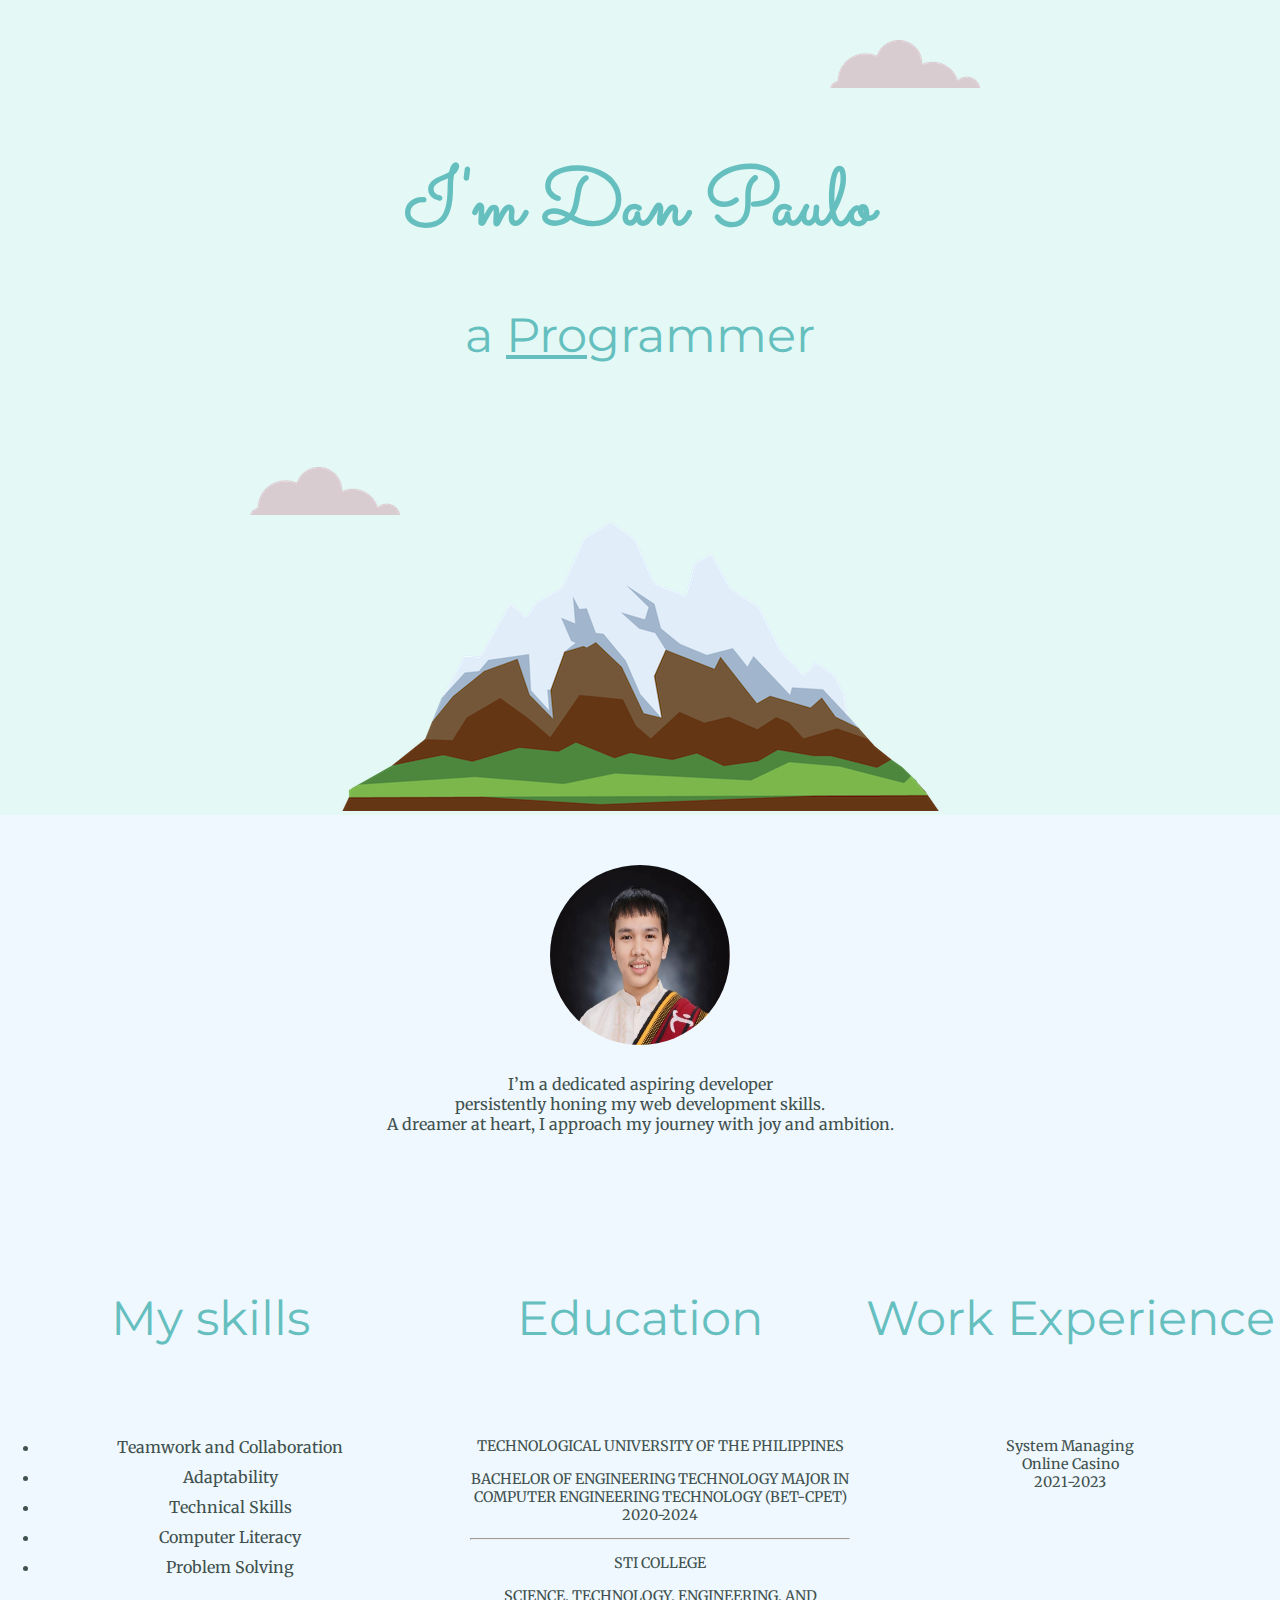
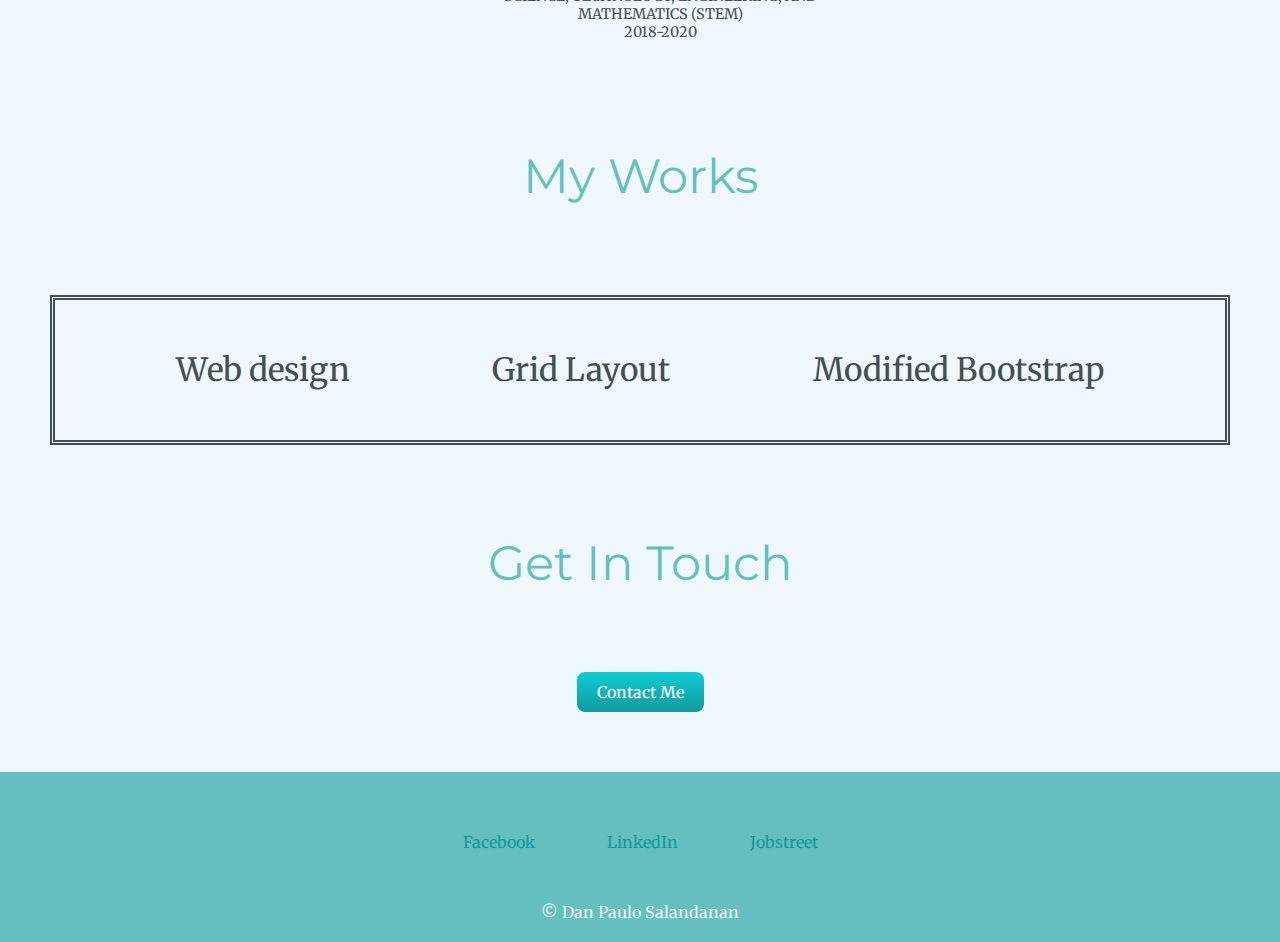
<file: index.html>
<!DOCTYPE html>
<html lang="en">
<head>
    <meta charset="UTF-8">
    <meta name="viewport" content="width=device-width, initial-scale=1.0">
    <link rel="stylesheet" href="style.css">
    <link rel="preconnect" href="https://fonts.googleapis.com">
    <link rel="preconnect" href="https://fonts.gstatic.com" crossorigin>
    
<link href="https://fonts.googleapis.com/css2?family=Libre+Baskerville:ital,wght@0,400;0,700;1,400&family=Merriweather:ital,wght@0,300;0,400;0,700;0,900;1,300;1,400;1,700;1,900&family=Montserrat:ital,wght@0,100..900;1,100..900&family=Playwrite+BE+VLG:wght@100..400&family=Sacramento&display=swap" rel="stylesheet">

    <title>Capstone</title>
    
</head>
<body>
  <div class="top-container">
    <img class="right-cloud" src="./image/cloud.png" alt="cloud">
    <div class="title-text">
        <h1>I'm Dan Paulo </h1>
        <h2>a <span>Pro</span>grammer</h2>
     <div>
        <img class="left-cloud" src="./image/cloud.png" alt="">
    <div>
        <img class="mountain" src="./image/mountain.png" alt="mountain">
    </div>
     </div>   
    </div>
  </div>
  <div class="px-4 py-5 my-5 text-center">
    <img class="profile-img mt-5" src="./image/profile.jpg" alt="" >
    <div class="col-lg-6 mx-auto">
      <p class="intro">I’m a dedicated aspiring developer <br> persistently honing my web development skills. <br> A dreamer at heart, I approach my journey with joy and ambition.</p>
    </div>
  </div>
  <div class="third-container">
    <div class="first">
        <h2>My skills</h2>
        <ul class="skills">
            <li>Teamwork and Collaboration</li>
            <li>Adaptability</li>
            <li>Technical Skills</li>
            <li>Computer Literacy</li>
            <li>Problem Solving 
            </li>
        </ul>
        </div>
        <div class="second">
            <h2>Education</h2>
           <ul>
            <li ><h3 class="level">TECHNOLOGICAL UNIVERSITY OF THE PHILIPPINES <p>BACHELOR OF ENGINEERING TECHNOLOGY MAJOR IN COMPUTER ENGINEERING TECHNOLOGY (BET-CPET) <br> 2020-2024</p></h3></li>
            <hr>
            <li ><h3 class="level">STI COLLEGE <p>SCIENCE, TECHNOLOGY, ENGINEERING, AND MATHEMATICS (STEM) <br>2018-2020</p></h3></li>
        </div>
        <div class="third">
            <h2>Work Experience</h2>
            <h3 class="level">System Managing <br> Online Casino <br> 2021-2023</h3>
        </div>
    </div>
  <div class="fourth-container">
    <h2>My Works</h2>
    <div class="links-container">
      <div>
        <a class="myLink" href="./public/8.4 Web Design Agency Project/">Web design</a>
      </div>
      <div>
        <a class="myLink" href="./public/10.3 Mondrian Project/">Grid Layout</a>
      </div>
      <div>
        <a class="myLink" href="./public/11.3 TinDog Project/">Modified Bootstrap</a>
      </div>
    </div>
  </div>
  <div class="last-container">
    <div>
      <h2>Get In Touch</h2>
    </div>
    <div class="contact">
      <a class="email" href="mailto:danpaulo2001salandanan@gmail.com">Contact Me</a>
    </div>
  </div>
  <div class="bottom-container">
      <a class="footer-link" href="https://www.facebook.com/bugoy.koykoy.7549/">Facebook</a>
      <a class="footer-link" href="https://www.linkedin.com/in/danpaulo-salandanan-764a83194/">LinkedIn</a>
      <a class="footer-link" href="https://www.jobstreet.com.ph/profile/me">Jobstreet</a>
    </div>
    <footer>© Dan Paulo Salandanan</footer>
</body>
</html>
</file>
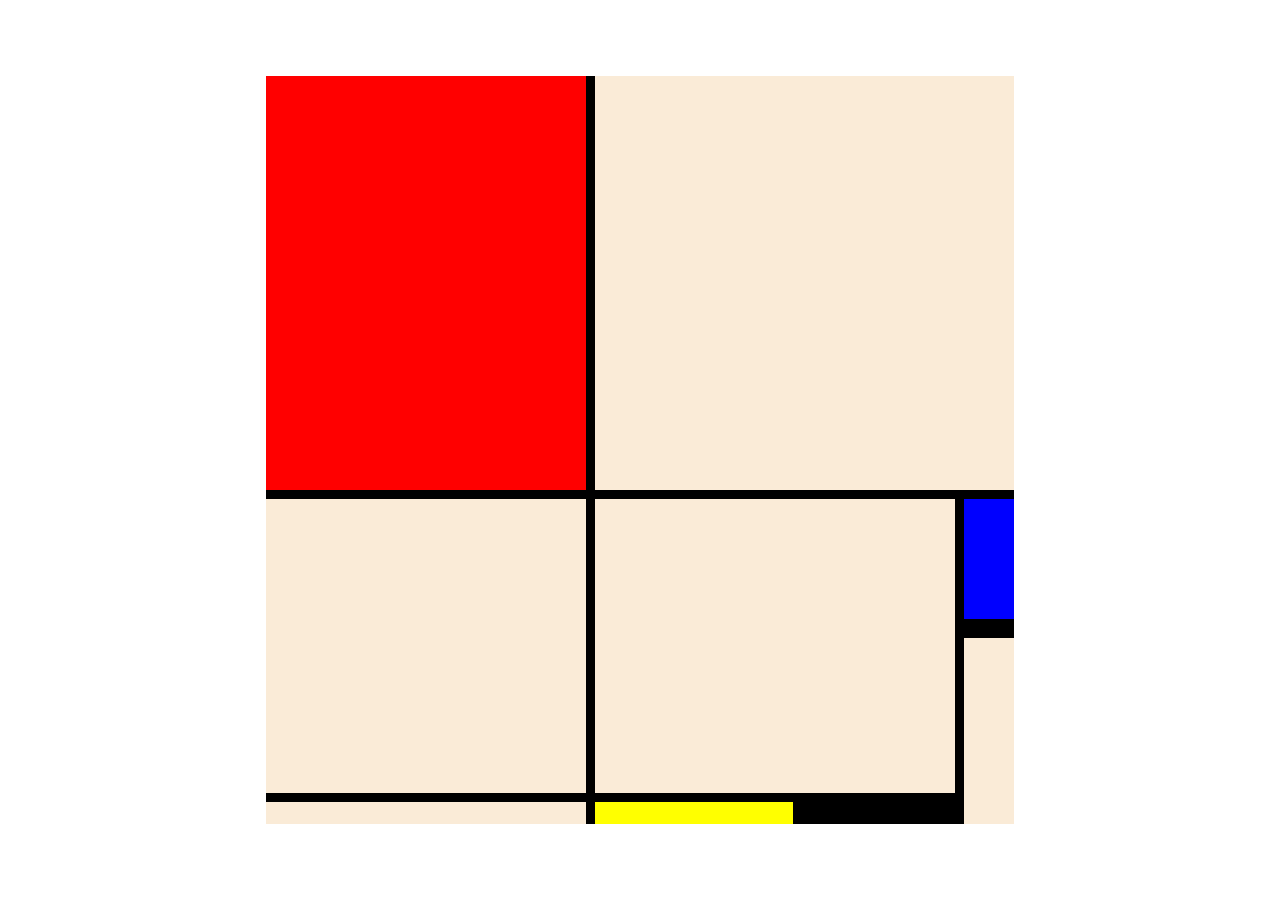
<file: public/10.3 Mondrian Project/index.html>
<!DOCTYPE html>
<html lang="en">

<head>
  <meta charset="UTF-8">
  <meta name="viewport" content="width=device-width, initial-scale=1.0">
  <title>Mondrian Project</title>
  <style>
   body{
    display: flex;
    justify-content: center;
    align-items: center;
    height: 100vh;
    padding: 0;
    margin: 0;
   }
   .container{
    display: grid;
    gap: 9px;
    background-color: black;
    grid-template-columns: 320px 198px 153px 50px;
    grid-template-rows: 414px 130px 155px 22px;
   }
   .item{
    background-color: antiquewhite;
   }
   .red{
    background-color: red;
   }
   .white1{
    grid-column: span 3;
   }
   .white2{
    grid-row: span 2;
   }
   .white3{
    grid-area:2/2/4/4
   }
   .blue{
    background-color: blue;
    border-bottom: 10px solid black;
   }
   .white4{
    grid-row:span 2;
   }
   .yellow{
    background-color: yellow;
   }
   .black{
    background-color: rgba(98, 185, 47, 0);
   }
  </style>
</head>

<body>
  <!-- Write your HTML here -->
   <div class="container">
    <div class="item red"></div>
    <div class="item white1"></div>
    <div class="item white2"></div>
    <div class="item white3"></div>

    <div class="item blue"></div>
    <div class="item white4"></div>

    <div class="item"></div>
    <div class=" item yellow"></div>
    <div class=" item black"></div>
   </div>
</body>

</html>
</file>
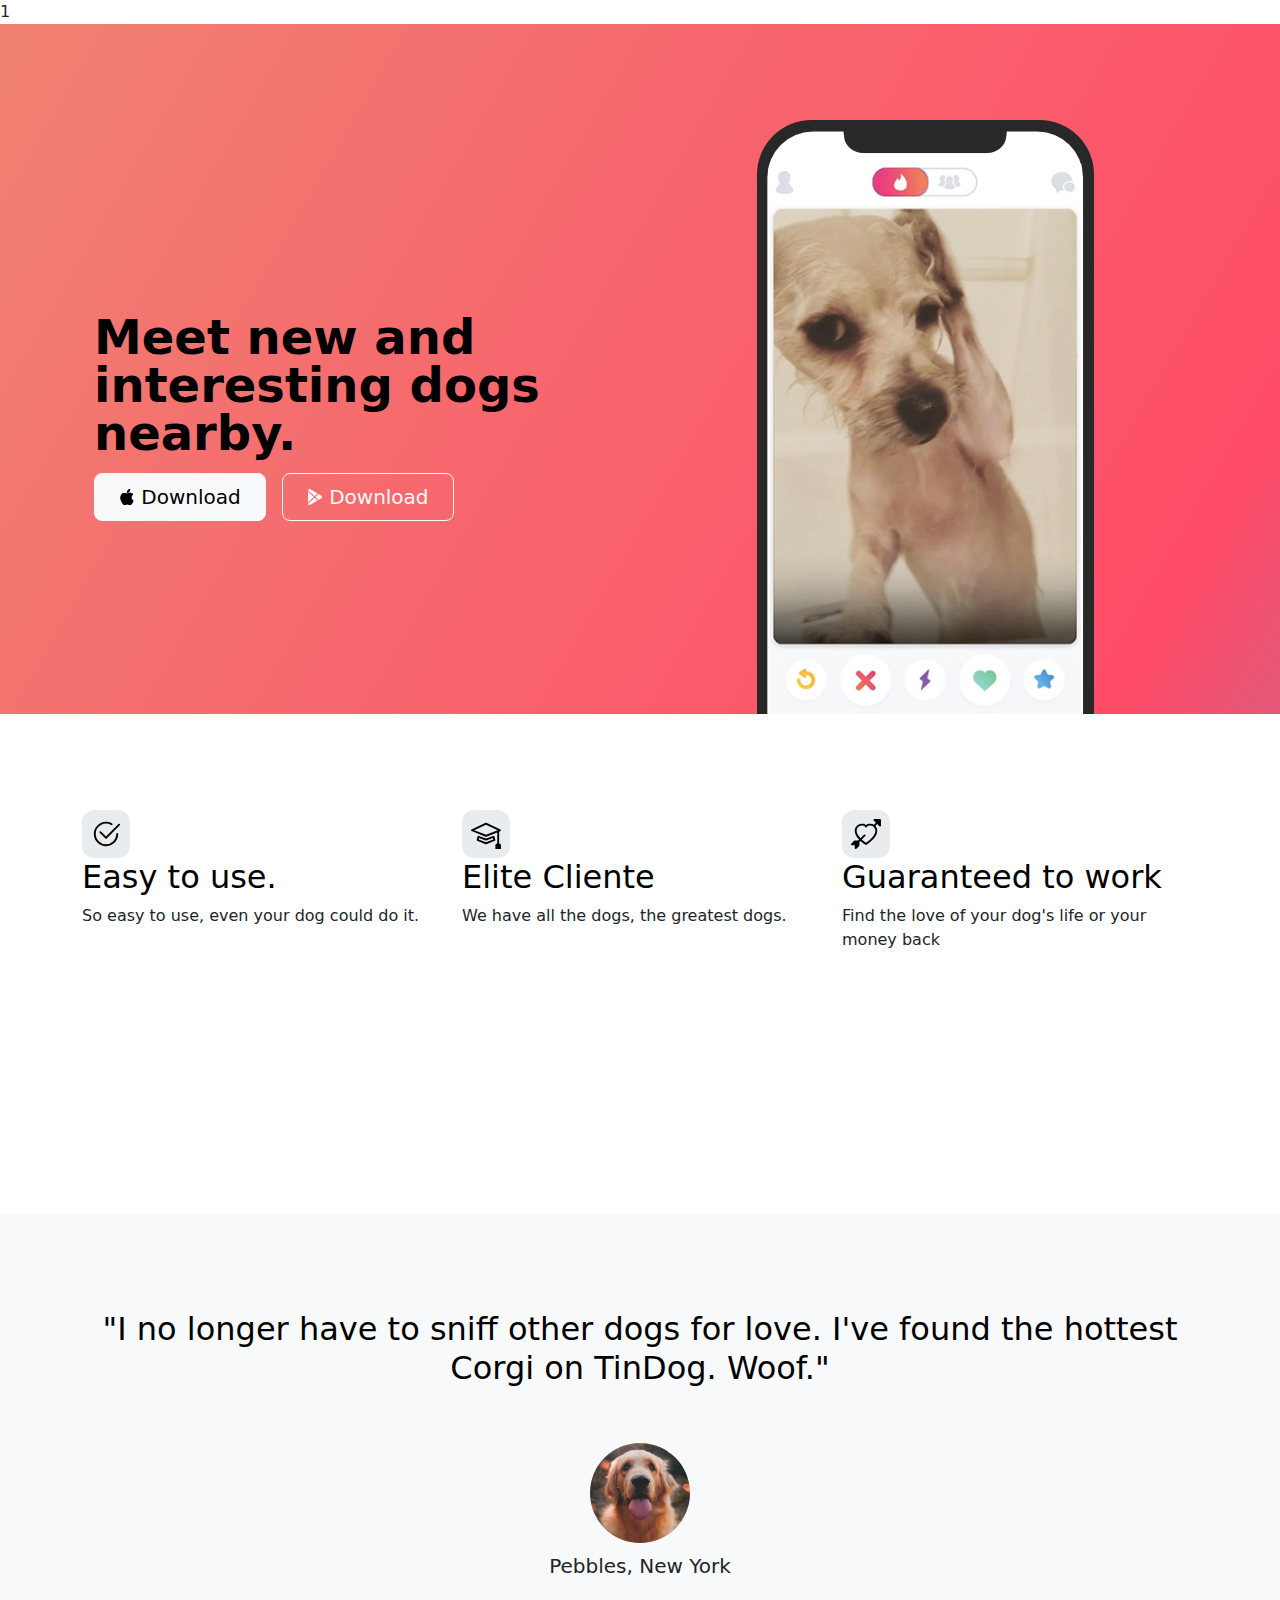
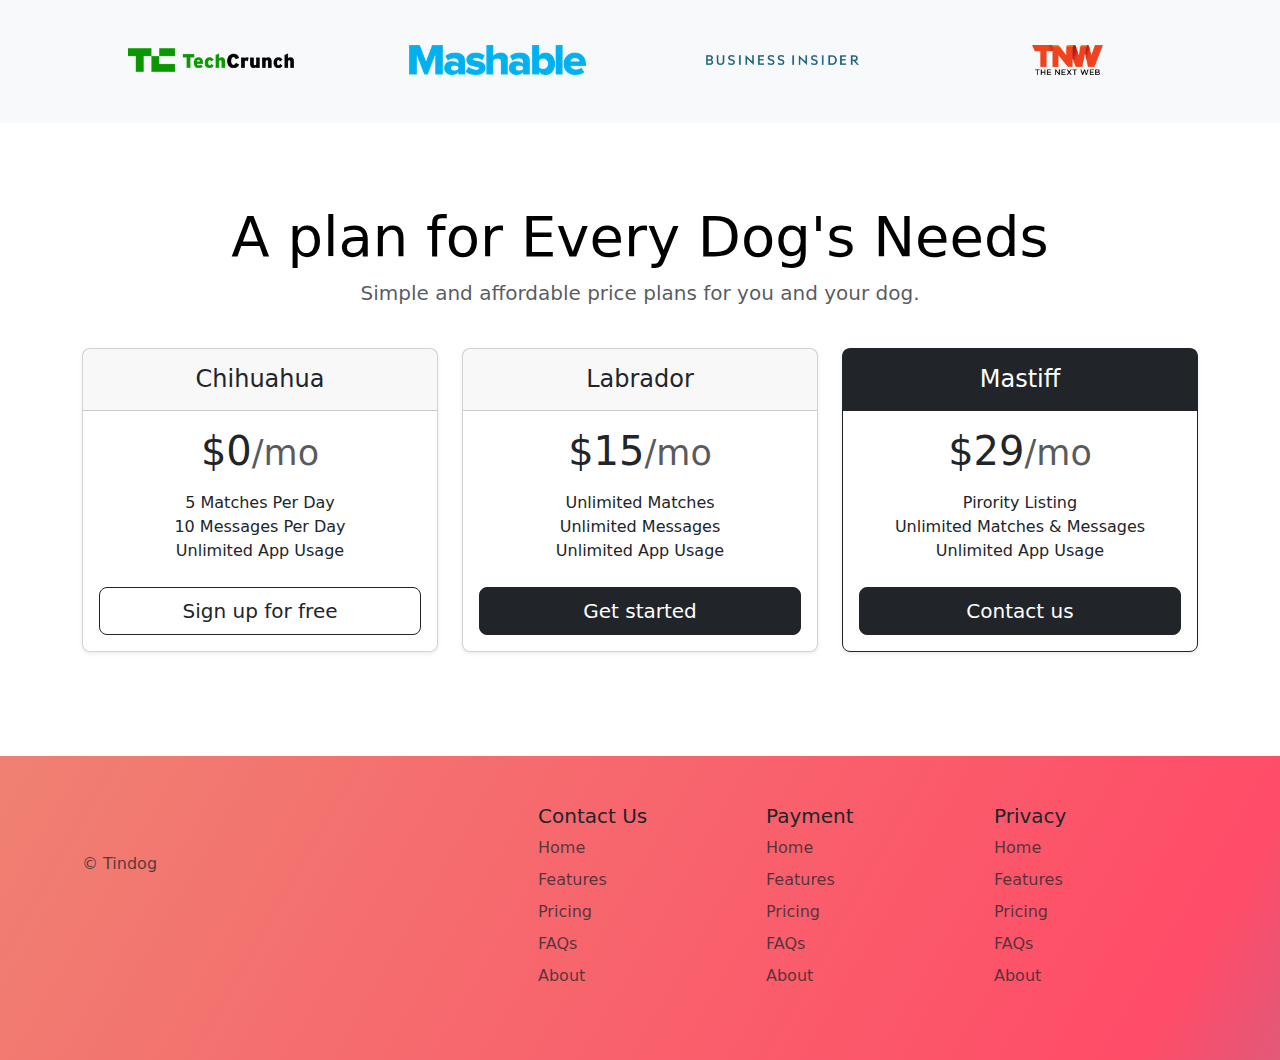
<file: public/11.3 TinDog Project/index.html>
<!DOCTYPE html>
<html lang="en">

<head>
  <meta charset="UTF-8">
  <meta name="viewport" content="width=device-width, initial-scale=1.0">
  <link href="https://cdn.jsdelivr.net/npm/bootstrap@5.3.3/dist/css/bootstrap.min.css" rel="stylesheet" integrity="sha384-QWTKZyjpPEjISv5WaRU9OFeRpok6YctnYmDr5pNlyT2bRjXh0JMhjY6hW+ALEwIH" crossorigin="anonymous">
  <link rel="stylesheet" href="./css/style.css" />
  <title>TinDog</title>

</head>

1<body>

  <!-- Title -->
  <section id="title" class="gradient-background">
    <div class="container col-xxl-8 px-4 pt-5">
      <div class="row flex-lg-row-reverse align-items-center g-5 pt-5">
        <div class="col-10 col-sm-8 col-lg-6">
          <img src="./images/iphone.png"  class="d-block mx-lg-auto img-fluid" alt="Bootstrap Themes"  height="200" loading="lazy">
        </div>
        <div class="col-lg-6">
          <h1 class="display-5 fw-bold text-body-emphasis lh-1 mb-3" >Meet new and<br>interesting dogs<br>nearby.</h1>
         
          <div class="d-grid gap-2 d-md-flex justify-content-md-start">
            <button type="button" class="btn btn-light btn-lg px-4 me-md-2"><svg xmlns="http://www.w3.org/2000/svg" width="16" height="16" fill="currentColor" class="bi bi-apple mb-1" viewBox="0 0 16 16">
              <path d="M11.182.008C11.148-.03 9.923.023 8.857 1.18c-1.066 1.156-.902 2.482-.878 2.516.024.034 1.52.087 2.475-1.258.955-1.345.762-2.391.728-2.43Zm3.314 11.733c-.048-.096-2.325-1.234-2.113-3.422.212-2.189 1.675-2.789 1.698-2.854.023-.065-.597-.79-1.254-1.157a3.692 3.692 0 0 0-1.563-.434c-.108-.003-.483-.095-1.254.116-.508.139-1.653.589-1.968.607-.316.018-1.256-.522-2.267-.665-.647-.125-1.333.131-1.824.328-.49.196-1.422.754-2.074 2.237-.652 1.482-.311 3.83-.067 4.56.244.729.625 1.924 1.273 2.796.576.984 1.34 1.667 1.659 1.899.319.232 1.219.386 1.843.067.502-.308 1.408-.485 1.766-.472.357.013 1.061.154 1.782.539.571.197 1.111.115 1.652-.105.541-.221 1.324-1.059 2.238-2.758.347-.79.505-1.217.473-1.282Z"></path>
              <path d="M11.182.008C11.148-.03 9.923.023 8.857 1.18c-1.066 1.156-.902 2.482-.878 2.516.024.034 1.52.087 2.475-1.258.955-1.345.762-2.391.728-2.43Zm3.314 11.733c-.048-.096-2.325-1.234-2.113-3.422.212-2.189 1.675-2.789 1.698-2.854.023-.065-.597-.79-1.254-1.157a3.692 3.692 0 0 0-1.563-.434c-.108-.003-.483-.095-1.254.116-.508.139-1.653.589-1.968.607-.316.018-1.256-.522-2.267-.665-.647-.125-1.333.131-1.824.328-.49.196-1.422.754-2.074 2.237-.652 1.482-.311 3.83-.067 4.56.244.729.625 1.924 1.273 2.796.576.984 1.34 1.667 1.659 1.899.319.232 1.219.386 1.843.067.502-.308 1.408-.485 1.766-.472.357.013 1.061.154 1.782.539.571.197 1.111.115 1.652-.105.541-.221 1.324-1.059 2.238-2.758.347-.79.505-1.217.473-1.282Z"></path>
            </svg> Download</button>
            <button type="button" class="btn btn-outline-light btn-lg px-4"><svg xmlns="http://www.w3.org/2000/svg" width="16" height="16" fill="currentColor" class="bi bi-google-play mb-1" viewBox="0 0 16 16">
              <path d="M14.222 9.374c1.037-.61 1.037-2.137 0-2.748L11.528 5.04 8.32 8l3.207 2.96 2.694-1.586Zm-3.595 2.116L7.583 8.68 1.03 14.73c.201 1.029 1.36 1.61 2.303 1.055l7.294-4.295ZM1 13.396V2.603L6.846 8 1 13.396ZM1.03 1.27l6.553 6.05 3.044-2.81L3.333.215C2.39-.341 1.231.24 1.03 1.27Z"></path>
            </svg> Download</button>
          </div>
        </div>
      </div>
    </div>
  </section>
  <!-- Features -->
  <section id="features">
    <div class="container mt-5">
      <div class="row g-4 py-5 row-cols-1 row-cols-lg-3">
        <div class="feature col">
          <div class="icon-square text-body-emphasis bg-body-secondary d-inline-flex align-items-center justify-content-center fs-4 flex-shrink-0 me-3">
            <svg xmlns="http://www.w3.org/2000/svg"  height="30" fill="currentColor" class="bi bi-check2-circle" viewBox="0 0 16 16">
              <path d="M2.5 8a5.5 5.5 0 0 1 8.25-4.764.5.5 0 0 0 .5-.866A6.5 6.5 0 1 0 14.5 8a.5.5 0 0 0-1 0 5.5 5.5 0 1 1-11 0"/>
              <path d="M15.354 3.354a.5.5 0 0 0-.708-.708L8 9.293 5.354 6.646a.5.5 0 1 0-.708.708l3 3a.5.5 0 0 0 .708 0z"/>
            </svg>
          </div>
          <h3 class="fs-2 text-body-emphasis">Easy to use.</h3>
          <p>So easy to use, even your dog could do it.</p>
            <svg class="bi"><use xlink:href="#chevron-right"></use></svg>
          </a>
        </div>
        <div class="feature col">
          <div class="icon-square text-body-emphasis bg-body-secondary d-inline-flex align-items-center justify-content-center fs-4 flex-shrink-0 me-3">
            <svg xmlns="http://www.w3.org/2000/svg" height="30" fill="currentColor" class="bi bi-mortarboard" viewBox="0 0 16 16">
              <path d="M8.211 2.047a.5.5 0 0 0-.422 0l-7.5 3.5a.5.5 0 0 0 .025.917l7.5 3a.5.5 0 0 0 .372 0L14 7.14V13a1 1 0 0 0-1 1v2h3v-2a1 1 0 0 0-1-1V6.739l.686-.275a.5.5 0 0 0 .025-.917zM8 8.46 1.758 5.965 8 3.052l6.242 2.913z"/>
              <path d="M4.176 9.032a.5.5 0 0 0-.656.327l-.5 1.7a.5.5 0 0 0 .294.605l4.5 1.8a.5.5 0 0 0 .372 0l4.5-1.8a.5.5 0 0 0 .294-.605l-.5-1.7a.5.5 0 0 0-.656-.327L8 10.466zm-.068 1.873.22-.748 3.496 1.311a.5.5 0 0 0 .352 0l3.496-1.311.22.748L8 12.46z"/>
            </svg>
          </div>
          <h3 class="fs-2 text-body-emphasis">Elite Cliente</h3>
          <p>We have all the dogs, the greatest dogs.</p>
            <svg class="bi"><use xlink:href="#chevron-right"></use></svg>
          </a>
        </div>
        <div class="feature col">
          <div class="icon-square text-body-emphasis bg-body-secondary d-inline-flex align-items-center justify-content-center fs-4 flex-shrink-0 me-3">
            <svg xmlns="http://www.w3.org/2000/svg"  height="30" fill="currentColor" class="bi bi-arrow-through-heart" viewBox="0 0 16 16">
              <path fill-rule="evenodd" d="M2.854 15.854A.5.5 0 0 1 2 15.5V14H.5a.5.5 0 0 1-.354-.854l1.5-1.5A.5.5 0 0 1 2 11.5h1.793l.53-.53c-.771-.802-1.328-1.58-1.704-2.32-.798-1.575-.775-2.996-.213-4.092C3.426 2.565 6.18 1.809 8 3.233c1.25-.98 2.944-.928 4.212-.152L13.292 2 12.147.854A.5.5 0 0 1 12.5 0h3a.5.5 0 0 1 .5.5v3a.5.5 0 0 1-.854.354L14 2.707l-1.006 1.006c.236.248.44.531.6.845.562 1.096.585 2.517-.213 4.092-.793 1.563-2.395 3.288-5.105 5.08L8 13.912l-.276-.182a22 22 0 0 1-2.685-2.062l-.539.54V14a.5.5 0 0 1-.146.354zm2.893-4.894A20.4 20.4 0 0 0 8 12.71c2.456-1.666 3.827-3.207 4.489-4.512.679-1.34.607-2.42.215-3.185-.817-1.595-3.087-2.054-4.346-.761L8 4.62l-.358-.368c-1.259-1.293-3.53-.834-4.346.761-.392.766-.464 1.845.215 3.185.323.636.815 1.33 1.519 2.065l1.866-1.867a.5.5 0 1 1 .708.708z"/>
            </svg>
          </div>
          <h3 class="fs-2 text-body-emphasis">Guaranteed to work</h3>
          <p>Find the love of your dog's life or your money back</p>
          
            <svg class="bi"><use xlink:href="#chevron-right"></use></svg>
          </a>
        </div>
      </div>
    </div>
  </section>
  <!-- Testimonial -->
  <section id="testimonial">
    <div class="my-5">
      <div class="p-5 text-center bg-body-tertiary">
        <div class="container py-5">
          <h2 class="text-body-emphasis">"I no longer have to sniff other dogs for love. I've found the hottest Corgi on
            TinDog. Woof."</h2>
          <img class="profile-img mt-5" src="./images/dog-img.jpg" alt="">
          <p class="col-lg-8 mx-auto lead mt-2"> Pebbles, New York</p>
        </div>
          <div class="container">
            <div class="row">
              <div class="col-lg-3 col-sm-12">
                <img src="./images/techcrunch.png" alt="techcrunch logo" height="30">
              </div>
              <div class="col-lg-3 col-sm-12">
               <img src="./images/mashable.png" alt="mashable logo"  height="30"> 
              </div>
              <div class="col-lg-3 col-sm-12">
                <img src="./images/bizinsider.png" alt="bizinsder"  height="30">
              </div>
              <div class="col-lg-3 col-sm-12">
                <img src="./images/tnw.png" alt="tnw logo"  height="30">
              </div>
            </div>

          </div>
      </div>
    </div>
    
    
  </section>
  <!-- Pricing -->
  <section id="pricing">
    <div class="container py-3">
 

    <div class="pricing-header p-3 pb-md-4 mx-auto text-center">
      <h2 class="display-4 fw-normal text-body-emphasis">A plan for Every Dog's Needs</h2>
      <p class="fs-5 text-body-secondary">Simple and affordable price plans for you and your dog.</p>
    </div>
  </header>

  <main>
    <div class="row row-cols-1 row-cols-md-3 mb-3 text-center">
      <div class="col">
        <div class="card mb-4 rounded-3 shadow-sm">
          <div class="card-header py-3">
            <h4 class="my-0 fw-normal">Chihuahua</h4>
          </div>
          <div class="card-body">
            <h1 class="card-title pricing-card-title">$0<small class="text-body-secondary fw-light">/mo</small></h1>
            <ul class="list-unstyled mt-3 mb-4">
              <li>5 Matches Per Day</li>
              <li>10 Messages Per Day</li>
              <li>Unlimited App Usage</li>
            </ul>
            <button type="button" class="w-100 btn btn-lg btn-outline-dark">Sign up for free</button>
          </div>
        </div>
      </div>
      <div class="col">
        <div class="card mb-4 rounded-3 shadow-sm">
          <div class="card-header py-3">
            <h4 class="my-0 fw-normal">Labrador</h4>
          </div>
          <div class="card-body">
            <h1 class="card-title pricing-card-title">$15<small class="text-body-secondary fw-light">/mo</small></h1>
            <ul class="list-unstyled mt-3 mb-4">
              <li>Unlimited Matches</li>
              <li>Unlimited Messages</li>
              <li>Unlimited App Usage</li>
            </ul>
            <button type="button" class="w-100 btn btn-lg btn-dark">Get started</button>
          </div>
        </div>
      </div>
      <div class="col">
        <div class="card mb-4 rounded-3 shadow-sm border-dark">
          <div class="card-header py-3 text-bg-dark border-dark">
            <h4 class="my-0 fw-normal">Mastiff</h4>
          </div>
          <div class="card-body">
            <h1 class="card-title pricing-card-title">$29<small class="text-body-secondary fw-light">/mo</small></h1>
            <ul class="list-unstyled mt-3 mb-4">
              <li>Pirority Listing</li>
              <li>Unlimited Matches & Messages</li>
              <li>Unlimited App Usage</li>
            </ul>
            <button type="button" class="w-100 btn btn-lg btn-dark">Contact us</button>
          </div>
        </div>
      </div>
    </div>

  
  </section>
  
  <section id="footer">
    <div class="gradient-background">
    <div class="container">
      <footer class="row row-cols-1 row-cols-sm-2 row-cols-md-5 py-5 mt-5">
        <div class="col mb-3">
          <a href="/" class="d-flex align-items-center mb-3 link-body-emphasis text-decoration-none">
            <svg class="bi me-2" width="40" height="32"><use xlink:href="#bootstrap"></use></svg>
          </a>
          <p class="text-body-secondary">© Tindog</p>
        </div>
    
        <div class="col mb-3">
    
        </div>
    
        <div class="col mb-3">
          <h5>Contact Us</h5>
          <ul class="nav flex-column">
            <li class="nav-item mb-2"><a href="#" class="nav-link p-0 text-body-secondary">Home</a></li>
            <li class="nav-item mb-2"><a href="#" class="nav-link p-0 text-body-secondary">Features</a></li>
            <li class="nav-item mb-2"><a href="#" class="nav-link p-0 text-body-secondary">Pricing</a></li>
            <li class="nav-item mb-2"><a href="#" class="nav-link p-0 text-body-secondary">FAQs</a></li>
            <li class="nav-item mb-2"><a href="#" class="nav-link p-0 text-body-secondary">About</a></li>
          </ul>
        </div>
    
        <div class="col mb-3">
          <h5>Payment</h5>
          <ul class="nav flex-column">
            <li class="nav-item mb-2"><a href="#" class="nav-link p-0 text-body-secondary">Home</a></li>
            <li class="nav-item mb-2"><a href="#" class="nav-link p-0 text-body-secondary">Features</a></li>
            <li class="nav-item mb-2"><a href="#" class="nav-link p-0 text-body-secondary">Pricing</a></li>
            <li class="nav-item mb-2"><a href="#" class="nav-link p-0 text-body-secondary">FAQs</a></li>
            <li class="nav-item mb-2"><a href="#" class="nav-link p-0 text-body-secondary">About</a></li>
          </ul>
        </div>
    
        <div class="col mb-3">
          <h5>Privacy</h5>
          <ul class="nav flex-column">
            <li class="nav-item mb-2"><a href="#" class="nav-link p-0 text-body-secondary">Home</a></li>
            <li class="nav-item mb-2"><a href="#" class="nav-link p-0 text-body-secondary">Features</a></li>
            <li class="nav-item mb-2"><a href="#" class="nav-link p-0 text-body-secondary">Pricing</a></li>
            <li class="nav-item mb-2"><a href="#" class="nav-link p-0 text-body-secondary">FAQs</a></li>
            <li class="nav-item mb-2"><a href="#" class="nav-link p-0 text-body-secondary">About</a></li>
          </ul>
        </div>
      </footer>
    </div>
  </section>
  <script src="https://cdn.jsdelivr.net/npm/bootstrap@5.3.3/dist/js/bootstrap.bundle.min.js" integrity="sha384-YvpcrYf0tY3lHB60NNkmXc5s9fDVZLESaAA55NDzOxhy9GkcIdslK1eN7N6jIeHz" crossorigin="anonymous"></script>
</body>

</html>
</file>
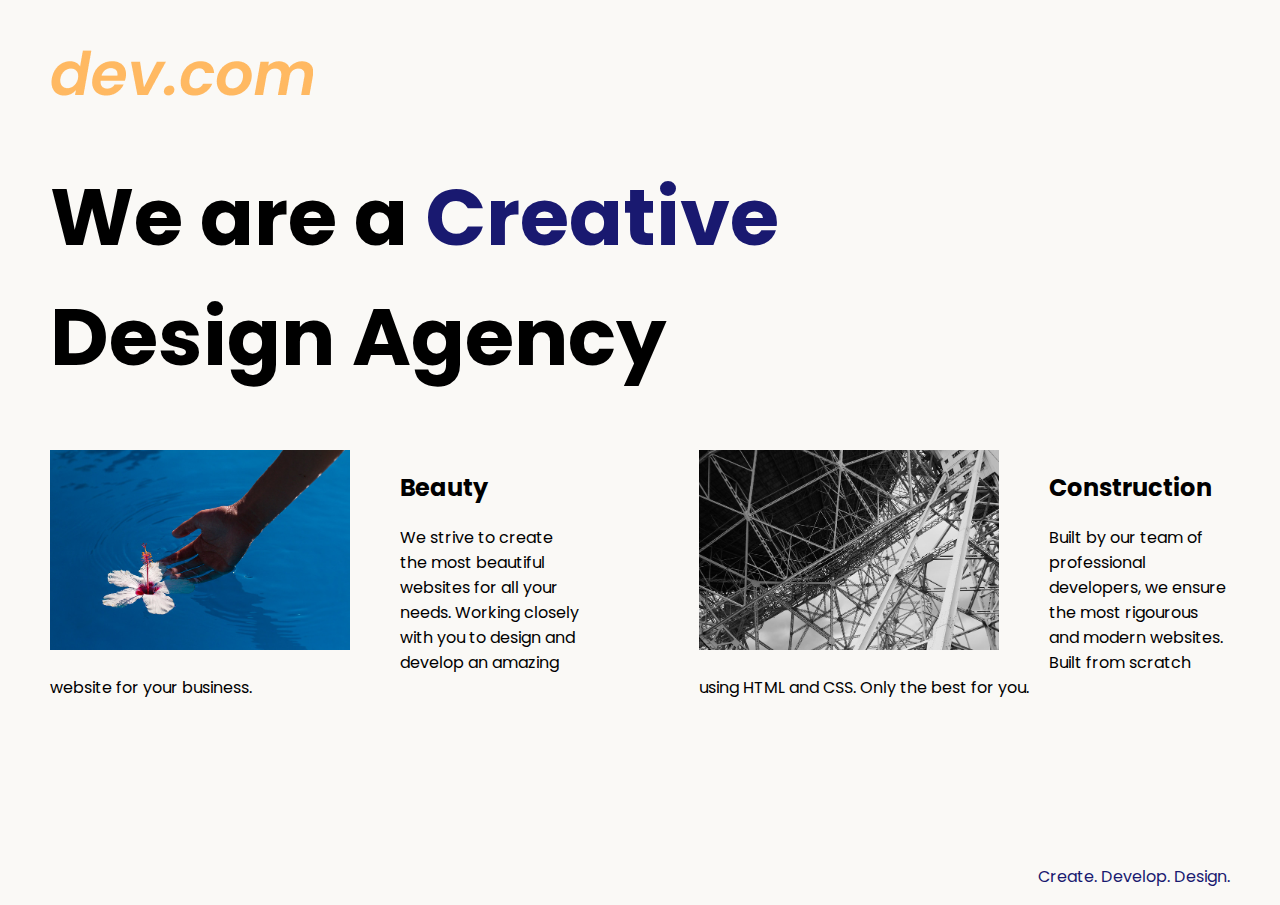
<file: public/8.4 Web Design Agency Project/index.html>
<!DOCTYPE html>
<html lang="en">

<head>
  <meta charset="UTF-8">
  <meta name="viewport" content="width=device-width, initial-scale=1.0">
  <title>Agency</title>
  <link rel="stylesheet" href="./style.css">
  <link rel="preconnect" href="https://fonts.googleapis.com">
  <link rel="preconnect" href="https://fonts.gstatic.com" crossorigin>
  <link href="https://fonts.googleapis.com/css2?family=Poppins:wght@400;700&display=swap" rel="stylesheet">
</head>

<body>
  <div class="main">
    <img class="logo" src="./assets/images/logo.png" alt="logo">
    <h1>We are a  <span class="creative">Creative</span><br>Design Agency</h1>
    <div class="left card"><img class="tile-image" src="./assets/images/beautiful.jpg" alt="hand and flower in water">
      <h2 class="card-title">Beauty</h2>
      <p class="card-text">We strive to create the most beautiful websites for all your needs. Working closely with you
        to
        design and
        develop an amazing website for your business.</p>
    </div>

    <div class="right card"><img class="tile-image" src="./assets/images/construction.jpg" alt="metal structure">
      <h2 class="card-title">Construction</h2>
      <p>Built by our team of professional developers, we ensure the most rigourous and modern websites. Built from
        scratch using HTML and CSS. Only the best for you.</p>
    </div>

  </div>
  <footer>
    <p>Create. Develop. Design.</p>
  </footer>
</body>

</html>
</file>
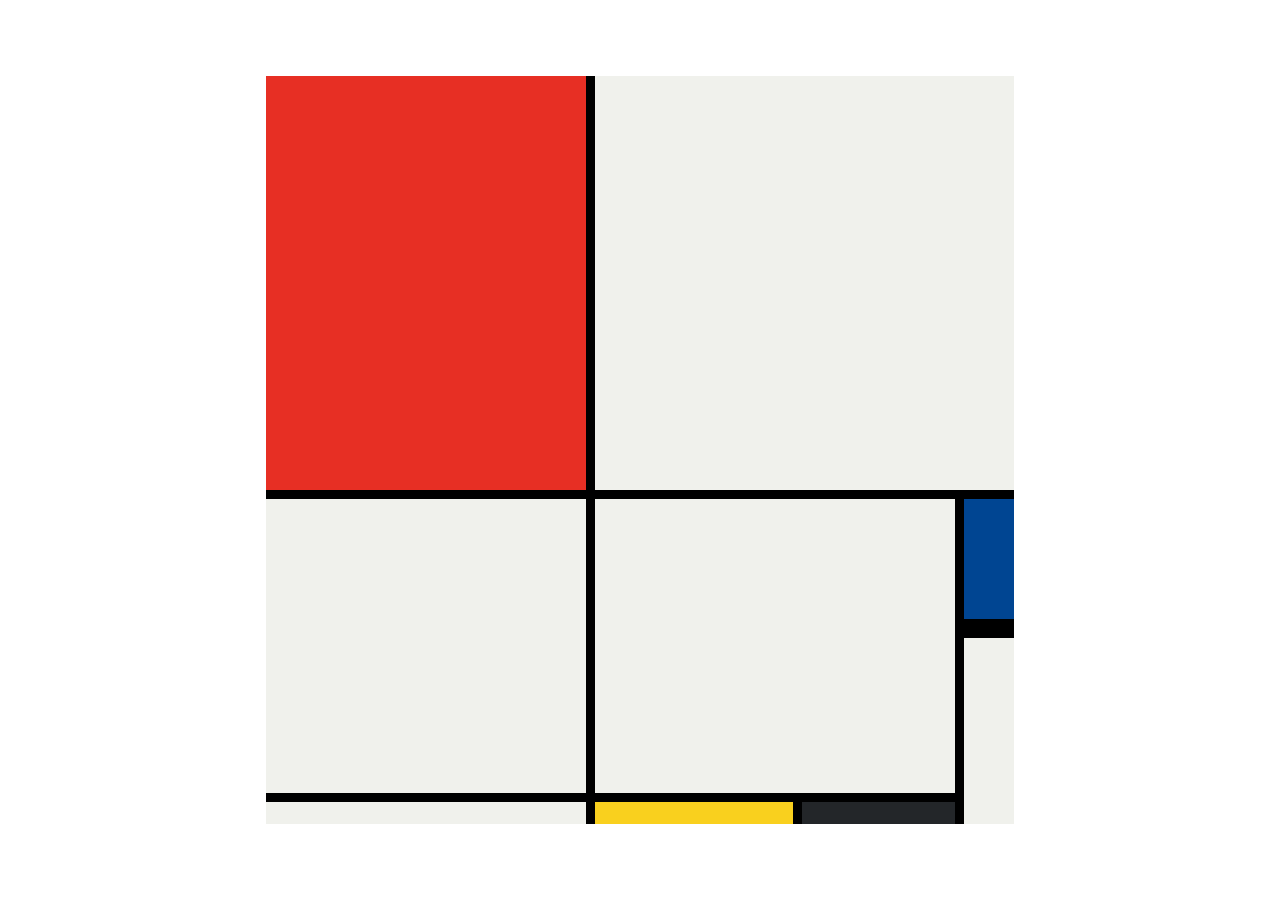
<file: public/10.3 Mondrian Project/solution.html>
<!DOCTYPE html>
<html lang="en">

<head>
  <meta charset="UTF-8">
  <meta name="viewport" content="width=device-width, initial-scale=1.0">
  <title>Mondrian Project</title>
  <style>
    /* 
    Write your CSS here 
    Line Colour: #000
    White: #F0F1EC
    Red: #E72F24
    Black: #232629
    Blue: #004592
    Yellow: #F9D01E
    */
    body {
      display: flex;
      justify-content: center;
      align-items: center;
      height: 100vh;
      margin: 0;
      padding: 0;
    }

    .container {
      height: 748px;
      width: 748px;
      display: grid;
      background-color: #000;
      grid-template-columns: 320px 198px 153px 50px;
      grid-template-rows: 414px 130px 155px 22px;
      gap: 9px;
    }

    .item {
      background-color: #F0F1EC;
    }

    .red {
      background-color: #E72F24;
    }

    .white1 {
      grid-column: span 3;
    }

    .white2 {
      grid-row: span 2;
    }

    .white3 {
      grid-area: 2 / 2 / 4 /4
    }

    .blue {
      background-color: #004592;
      border-bottom: 10px solid #000;
    }

    .white4 {
      grid-row: span 2;
    }

    .yellow {
      background-color: #F9D01E;
    }

    .black {
      background-color: #232629;
    }
  </style>
</head>

<body>
  <!-- Write your HTML here -->

  <div class="container">
    <div class="item red"></div>
    <div class="item white1"></div>
    <div class="item white2"></div>
    <div class="item white3"></div>

    <div class="item blue"></div>
    <div class="item white4"></div>

    
    <div class="item"></div>
    <div class="item yellow"></div>
    <div class="item black"></div>
  </div>
</body>

</html>
</file>
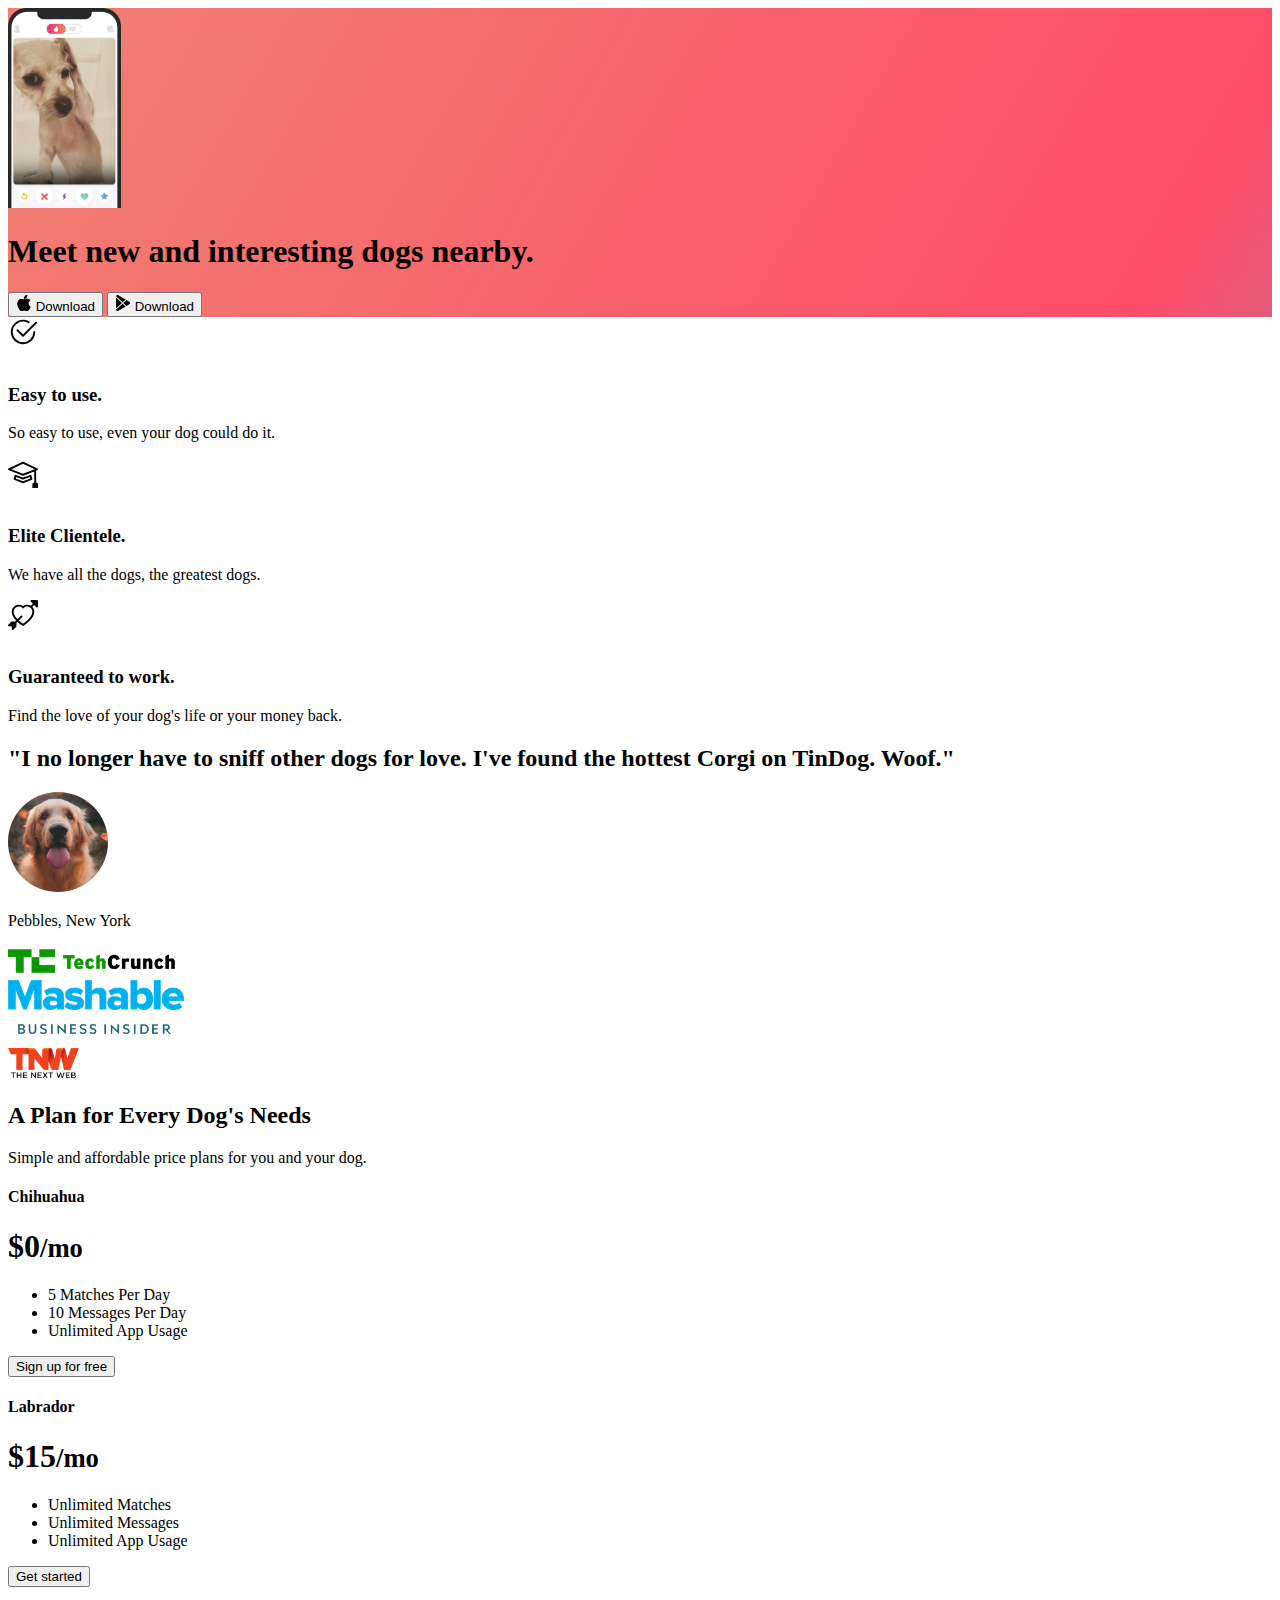
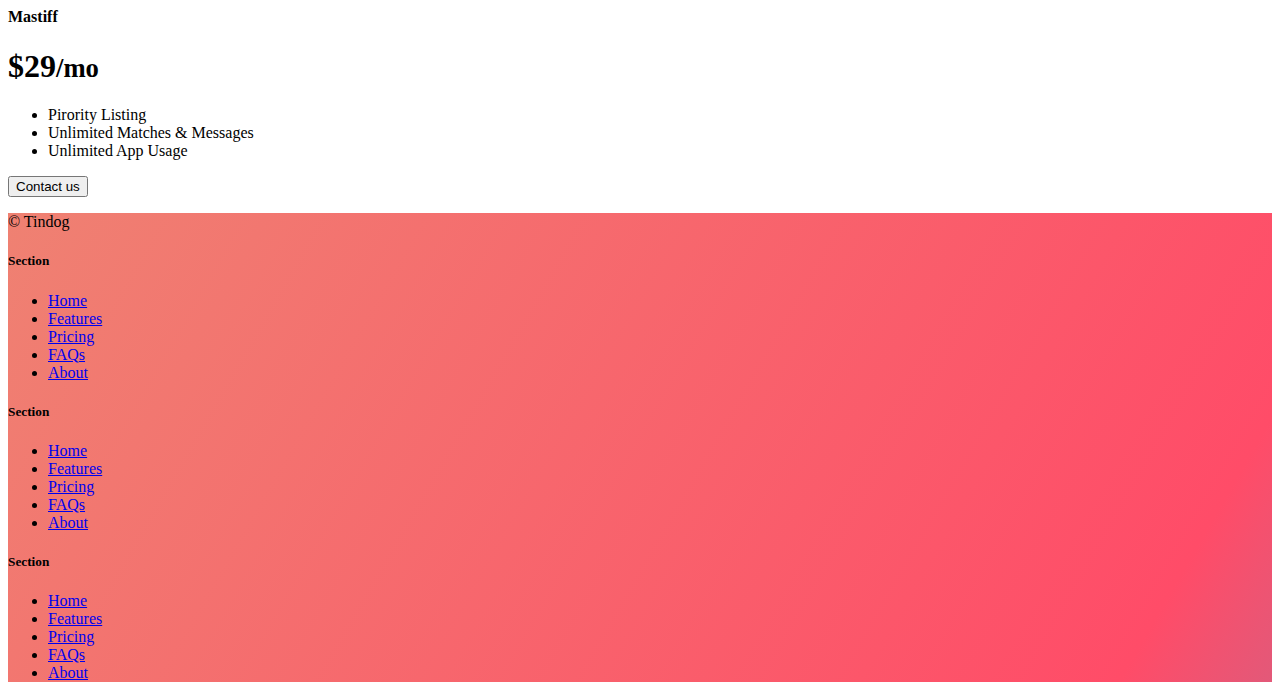
<file: public/11.3 TinDog Project/solution.html>
<!DOCTYPE html>
<html lang="en">

<head>
  <meta charset="UTF-8">
  <meta name="viewport" content="width=device-width, initial-scale=1.0">
  <title>TinDog</title>
  <link href="https://cdn.jsdelivr.net/npm/bootstrap@5.3.0-alpha3/dist/css/bootstrap.min.css" rel="stylesheet"
    integrity="sha384-KK94CHFLLe+nY2dmCWGMq91rCGa5gtU4mk92HdvYe+M/SXH301p5ILy+dN9+nJOZ" crossorigin="anonymous">
  <link rel="stylesheet" href="./css/solution.css">
</head>

<body>


  <!-- Title -->
  <section id="title" class="gradient-background">

    <div class="container col-xxl-8 px-4 pt-5">
      <div class="row flex-lg-row-reverse align-items-center g-5 pt-5">
        <div class="col-10 col-sm-8 col-lg-6">
          <img src="./images/iphone.png" class="d-block mx-lg-auto img-fluid" alt="Bootstrap Themes" height="200"
            loading="lazy">
        </div>
        <div class="col-lg-6">
          <h1 class="display-5 fw-bold text-body-emphasis lh-1 mb-3">Meet new and interesting dogs nearby.</h1>

          <div class="d-grid gap-2 d-md-flex justify-content-md-start">
            <button type="button" class="btn btn-light btn-lg px-4 me-md-2"><svg xmlns="http://www.w3.org/2000/svg"
                width="16" height="16" fill="currentColor" class="bi bi-apple mb-1" viewBox="0 0 16 16">
                <path
                  d="M11.182.008C11.148-.03 9.923.023 8.857 1.18c-1.066 1.156-.902 2.482-.878 2.516.024.034 1.52.087 2.475-1.258.955-1.345.762-2.391.728-2.43Zm3.314 11.733c-.048-.096-2.325-1.234-2.113-3.422.212-2.189 1.675-2.789 1.698-2.854.023-.065-.597-.79-1.254-1.157a3.692 3.692 0 0 0-1.563-.434c-.108-.003-.483-.095-1.254.116-.508.139-1.653.589-1.968.607-.316.018-1.256-.522-2.267-.665-.647-.125-1.333.131-1.824.328-.49.196-1.422.754-2.074 2.237-.652 1.482-.311 3.83-.067 4.56.244.729.625 1.924 1.273 2.796.576.984 1.34 1.667 1.659 1.899.319.232 1.219.386 1.843.067.502-.308 1.408-.485 1.766-.472.357.013 1.061.154 1.782.539.571.197 1.111.115 1.652-.105.541-.221 1.324-1.059 2.238-2.758.347-.79.505-1.217.473-1.282Z" />
                <path
                  d="M11.182.008C11.148-.03 9.923.023 8.857 1.18c-1.066 1.156-.902 2.482-.878 2.516.024.034 1.52.087 2.475-1.258.955-1.345.762-2.391.728-2.43Zm3.314 11.733c-.048-.096-2.325-1.234-2.113-3.422.212-2.189 1.675-2.789 1.698-2.854.023-.065-.597-.79-1.254-1.157a3.692 3.692 0 0 0-1.563-.434c-.108-.003-.483-.095-1.254.116-.508.139-1.653.589-1.968.607-.316.018-1.256-.522-2.267-.665-.647-.125-1.333.131-1.824.328-.49.196-1.422.754-2.074 2.237-.652 1.482-.311 3.83-.067 4.56.244.729.625 1.924 1.273 2.796.576.984 1.34 1.667 1.659 1.899.319.232 1.219.386 1.843.067.502-.308 1.408-.485 1.766-.472.357.013 1.061.154 1.782.539.571.197 1.111.115 1.652-.105.541-.221 1.324-1.059 2.238-2.758.347-.79.505-1.217.473-1.282Z" />
              </svg> Download</button>
            <button type="button" class="btn btn-outline-light btn-lg px-4"><svg xmlns="http://www.w3.org/2000/svg"
                width="16" height="16" fill="currentColor" class="bi bi-google-play mb-1" viewBox="0 0 16 16">
                <path
                  d="M14.222 9.374c1.037-.61 1.037-2.137 0-2.748L11.528 5.04 8.32 8l3.207 2.96 2.694-1.586Zm-3.595 2.116L7.583 8.68 1.03 14.73c.201 1.029 1.36 1.61 2.303 1.055l7.294-4.295ZM1 13.396V2.603L6.846 8 1 13.396ZM1.03 1.27l6.553 6.05 3.044-2.81L3.333.215C2.39-.341 1.231.24 1.03 1.27Z" />
              </svg> Download</button>
          </div>
        </div>
      </div>
    </div>
  </section>
  <!-- Features -->
  <section id="features">
    <div class="container mt-5">
      <div class="row g-4 py-5 row-cols-1 row-cols-lg-3">
        <div class="col d-flex align-items-start">
          <div
            class="icon-square text-body-emphasis bg-body-secondary d-inline-flex align-items-center justify-content-center fs-4 flex-shrink-0 me-3">
            <svg xmlns="http://www.w3.org/2000/svg" height="30" fill="currentColor" class="bi bi-check2-circle"
              viewBox="0 0 16 16">
              <path
                d="M2.5 8a5.5 5.5 0 0 1 8.25-4.764.5.5 0 0 0 .5-.866A6.5 6.5 0 1 0 14.5 8a.5.5 0 0 0-1 0 5.5 5.5 0 1 1-11 0z" />
              <path
                d="M15.354 3.354a.5.5 0 0 0-.708-.708L8 9.293 5.354 6.646a.5.5 0 1 0-.708.708l3 3a.5.5 0 0 0 .708 0l7-7z" />
            </svg>
          </div>
          <div>
            <h3 class="fs-2">Easy to use.</h3>
            <p>So easy to use, even your dog could do it.</p>

          </div>
        </div>
        <div class="col d-flex align-items-start">
          <div
            class="icon-square text-body-emphasis bg-body-secondary d-inline-flex align-items-center justify-content-center fs-4 flex-shrink-0 me-3">
            <svg xmlns="http://www.w3.org/2000/svg" height="30" fill="currentColor" class="bi bi-mortarboard"
              viewBox="0 0 16 16">
              <path
                d="M8.211 2.047a.5.5 0 0 0-.422 0l-7.5 3.5a.5.5 0 0 0 .025.917l7.5 3a.5.5 0 0 0 .372 0L14 7.14V13a1 1 0 0 0-1 1v2h3v-2a1 1 0 0 0-1-1V6.739l.686-.275a.5.5 0 0 0 .025-.917l-7.5-3.5ZM8 8.46 1.758 5.965 8 3.052l6.242 2.913L8 8.46Z" />
              <path
                d="M4.176 9.032a.5.5 0 0 0-.656.327l-.5 1.7a.5.5 0 0 0 .294.605l4.5 1.8a.5.5 0 0 0 .372 0l4.5-1.8a.5.5 0 0 0 .294-.605l-.5-1.7a.5.5 0 0 0-.656-.327L8 10.466 4.176 9.032Zm-.068 1.873.22-.748 3.496 1.311a.5.5 0 0 0 .352 0l3.496-1.311.22.748L8 12.46l-3.892-1.556Z" />
            </svg>
          </div>
          <div>
            <h3 class="fs-2">Elite Clientele.</h3>
            <p>We have all the dogs, the greatest dogs.</p>

          </div>
        </div>
        <div class="col d-flex align-items-start">
          <div
            class="icon-square text-body-emphasis bg-body-secondary d-inline-flex align-items-center justify-content-center fs-4 flex-shrink-0 me-3">
            <svg xmlns="http://www.w3.org/2000/svg" height="30" fill="currentColor" class="bi bi-arrow-through-heart"
              viewBox="0 0 16 16">
              <path fill-rule="evenodd"
                d="M2.854 15.854A.5.5 0 0 1 2 15.5V14H.5a.5.5 0 0 1-.354-.854l1.5-1.5A.5.5 0 0 1 2 11.5h1.793l.53-.53c-.771-.802-1.328-1.58-1.704-2.32-.798-1.575-.775-2.996-.213-4.092C3.426 2.565 6.18 1.809 8 3.233c1.25-.98 2.944-.928 4.212-.152L13.292 2 12.147.854A.5.5 0 0 1 12.5 0h3a.5.5 0 0 1 .5.5v3a.5.5 0 0 1-.854.354L14 2.707l-1.006 1.006c.236.248.44.531.6.845.562 1.096.585 2.517-.213 4.092-.793 1.563-2.395 3.288-5.105 5.08L8 13.912l-.276-.182a21.86 21.86 0 0 1-2.685-2.062l-.539.54V14a.5.5 0 0 1-.146.354l-1.5 1.5Zm2.893-4.894A20.419 20.419 0 0 0 8 12.71c2.456-1.666 3.827-3.207 4.489-4.512.679-1.34.607-2.42.215-3.185-.817-1.595-3.087-2.054-4.346-.761L8 4.62l-.358-.368c-1.259-1.293-3.53-.834-4.346.761-.392.766-.464 1.845.215 3.185.323.636.815 1.33 1.519 2.065l1.866-1.867a.5.5 0 1 1 .708.708L5.747 10.96Z" />
            </svg>
          </div>
          <div>
            <h3 class="fs-2">Guaranteed to work.</h3>
            <p>Find the love of your dog's life or your money back.</p>

          </div>
        </div>
      </div>
    </div>
  </section>
  <!-- Testimonial -->
  <section id="testimonial">
    <div class="my-5">
      <div class="p-5 text-center bg-body-tertiary">
        <div class="container py-5">
          <h2 class="text-body-emphasis">"I no longer have to sniff other dogs for love. I've found the hottest Corgi on
            TinDog. Woof."</h2>
          <img class="profile-img mt-5" src="./images/dog-img.jpg" alt="dog image">
          <p class="col-lg-8 mx-auto lead mt-2">
            Pebbles, New York
          </p>
        </div>

        <div class="container">
          <div class="row">
            <div class="col-lg-3 col-sm-12">
              <img src="./images/techcrunch.png" alt="techcrunch" height="30">
            </div>
            <div class="col-lg-3 col-sm-12">
              <img src="./images/mashable.png" alt="mashable" height="30">
            </div>
            <div class="col-lg-3 col-sm-12">
              <img src="./images/bizinsider.png" alt="bizinsider" height="30">
            </div>
            <div class="col-lg-3 col-sm-12">
              <img src="./images/tnw.png" alt="tnw" height="30">
            </div>
          </div>
        </div>
      </div>
    </div>
  </section>
  <!-- Pricing -->
  <section id="pricing">
    <div class="container">
      <div class="pricing-header p-3 pb-md-4 mx-auto text-center">
        <h2 class="display-4 fw-normal">A Plan for Every Dog's Needs</h2>
        <p class="fs-5 text-body-secondary">Simple and affordable price plans for you and your dog.
      </div>
      <div class="row row-cols-1 row-cols-md-3 mb-3 text-center">
        <div class="col">
          <div class="card mb-4 rounded-3 shadow-sm">
            <div class="card-header py-3">
              <h4 class="my-0 fw-normal">Chihuahua</h4>
            </div>
            <div class="card-body">
              <h1 class="card-title pricing-card-title">$0<small class="text-body-secondary fw-light">/mo</small></h1>
              <ul class="list-unstyled mt-3 mb-4">
                <li>5 Matches Per Day</li>
                <li>10 Messages Per Day</li>
                <li>Unlimited App Usage</li>
              </ul>
              <button type="button" class="w-100 btn btn-lg btn-outline-dark">Sign up for free</button>
            </div>
          </div>
        </div>
        <div class="col">
          <div class="card mb-4 rounded-3 shadow-sm">
            <div class="card-header py-3">
              <h4 class="my-0 fw-normal">Labrador</h4>
            </div>
            <div class="card-body">
              <h1 class="card-title pricing-card-title">$15<small class="text-body-secondary fw-light">/mo</small></h1>
              <ul class="list-unstyled mt-3 mb-4">
                <li>Unlimited Matches</li>
                <li>Unlimited Messages</li>
                <li>Unlimited App Usage</li>
              </ul>
              <button type="button" class="w-100 btn btn-lg btn-dark">Get started</button>
            </div>
          </div>
        </div>
        <div class="col">
          <div class="card mb-4 rounded-3 shadow-sm border-dark">
            <div class="card-header py-3 text-bg-dark border-dark">
              <h4 class="my-0 fw-normal">Mastiff</h4>
            </div>
            <div class="card-body">
              <h1 class="card-title pricing-card-title">$29<small class="text-body-secondary fw-light">/mo</small></h1>
              <ul class="list-unstyled mt-3 mb-4">
                <li>Pirority Listing</li>
                <li>Unlimited Matches & Messages</li>
                <li>Unlimited App Usage</li>
              </ul>
              <button type="button" class="w-100 btn btn-lg btn-dark">Contact us</button>
            </div>
          </div>
        </div>
      </div>
    </div>
  </section>
  <!-- Footer -->
  <section id="contact" class="gradient-background">
    <div class="container ">
      <footer class="row row-cols-1 row-cols-sm-2 row-cols-md-5 py-5 mt-5 border-top">
        <div class="col mb-3">

          <p class="text-body-secondary">© Tindog</p>
        </div>

        <div class="col mb-3">

        </div>

        <div class="col mb-3">
          <h5>Section</h5>
          <ul class="nav flex-column">
            <li class="nav-item mb-2"><a href="#" class="nav-link p-0 text-body-secondary">Home</a></li>
            <li class="nav-item mb-2"><a href="#" class="nav-link p-0 text-body-secondary">Features</a></li>
            <li class="nav-item mb-2"><a href="#" class="nav-link p-0 text-body-secondary">Pricing</a></li>
            <li class="nav-item mb-2"><a href="#" class="nav-link p-0 text-body-secondary">FAQs</a></li>
            <li class="nav-item mb-2"><a href="#" class="nav-link p-0 text-body-secondary">About</a></li>
          </ul>
        </div>

        <div class="col mb-3">
          <h5>Section</h5>
          <ul class="nav flex-column">
            <li class="nav-item mb-2"><a href="#" class="nav-link p-0 text-body-secondary">Home</a></li>
            <li class="nav-item mb-2"><a href="#" class="nav-link p-0 text-body-secondary">Features</a></li>
            <li class="nav-item mb-2"><a href="#" class="nav-link p-0 text-body-secondary">Pricing</a></li>
            <li class="nav-item mb-2"><a href="#" class="nav-link p-0 text-body-secondary">FAQs</a></li>
            <li class="nav-item mb-2"><a href="#" class="nav-link p-0 text-body-secondary">About</a></li>
          </ul>
        </div>

        <div class="col mb-3">
          <h5>Section</h5>
          <ul class="nav flex-column">
            <li class="nav-item mb-2"><a href="#" class="nav-link p-0 text-body-secondary">Home</a></li>
            <li class="nav-item mb-2"><a href="#" class="nav-link p-0 text-body-secondary">Features</a></li>
            <li class="nav-item mb-2"><a href="#" class="nav-link p-0 text-body-secondary">Pricing</a></li>
            <li class="nav-item mb-2"><a href="#" class="nav-link p-0 text-body-secondary">FAQs</a></li>
            <li class="nav-item mb-2"><a href="#" class="nav-link p-0 text-body-secondary">About</a></li>
          </ul>
        </div>
      </footer>
    </div>
  </section>
</body>

</html>
</file>
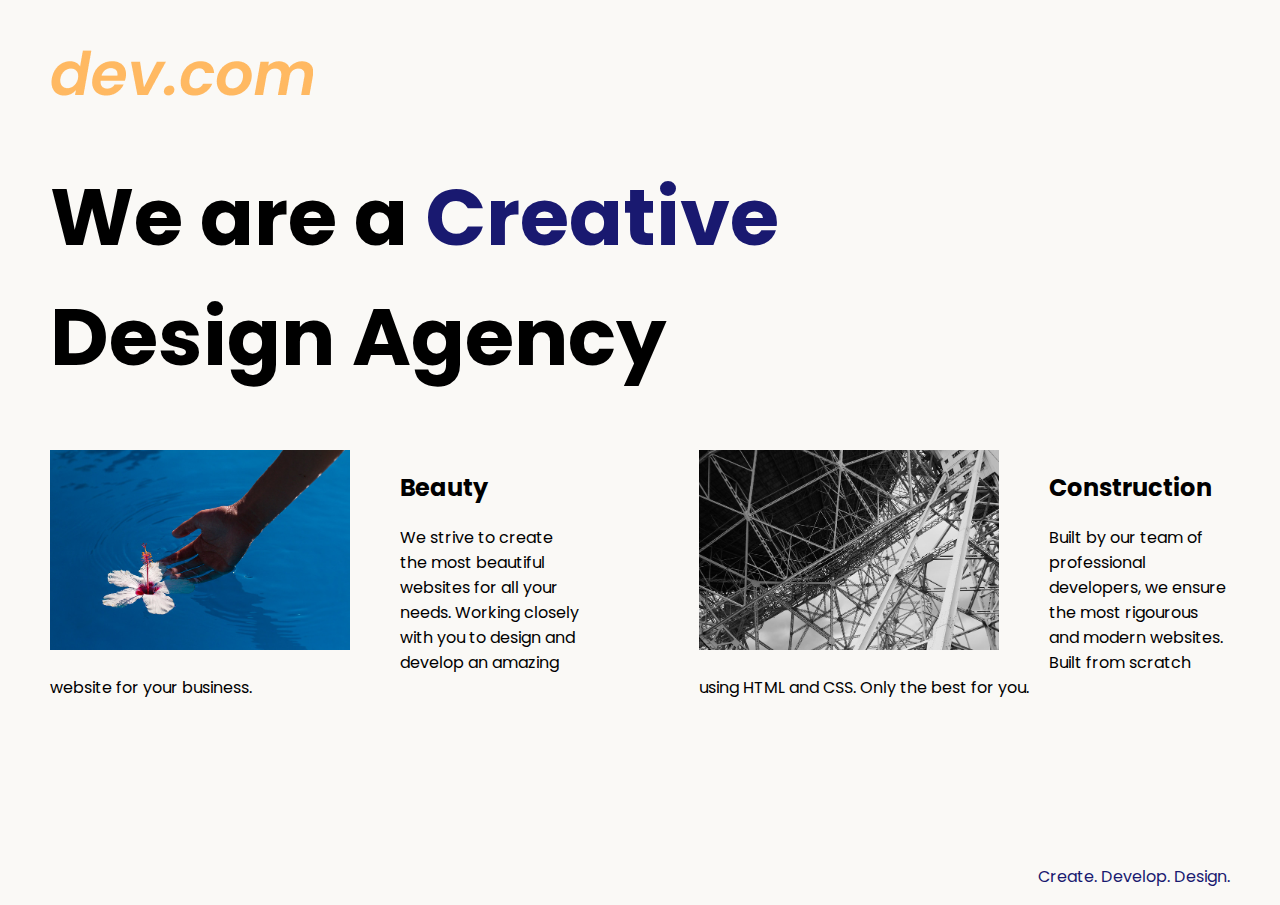
<file: public/8.4 Web Design Agency Project/solution.html>
<!DOCTYPE html>
<html lang="en">

<head>
  <meta charset="UTF-8">
  <meta name="viewport" content="width=device-width, initial-scale=1.0">
  <title>Agency</title>
  <link rel="stylesheet" href="./solution.css">
  <link rel="preconnect" href="https://fonts.googleapis.com">
  <link rel="preconnect" href="https://fonts.gstatic.com" crossorigin>
  <link href="https://fonts.googleapis.com/css2?family=Poppins:wght@400;700&display=swap" rel="stylesheet">
</head>

<body>
  <div class="main">
    <img class="logo" src="./assets/images/logo.png" alt="logo">
    <h1>We are a <span class="creative">Creative</span> <br />Design Agency</h1>
    <div class="left card"><img class="tile-image" src="./assets/images/beautiful.jpg" alt="hand and flower in water">
      <h2 class="card-title">Beauty</h2>
      <p class="card-text">We strive to create the most beautiful websites for all your needs. Working closely with you
        to
        design and
        develop an amazing website for your business.</p>
    </div>

    <div class="right card"><img class="tile-image" src="./assets/images/construction.jpg" alt="metal structure">
      <h2 class="card-title">Construction</h2>
      <p>Built by our team of professional developers, we ensure the most rigourous and modern websites. Built from
        scratch using HTML and CSS. Only the best for you.</p>
    </div>

  </div>
  <footer>
    <p>Create. Develop. Design.</p>
  </footer>
</body>

</html>
</file>
<file: style.css>
body{
    text-align: center;
    background-color: aliceblue;
    margin: 0;
    font-family: "merriweather", sans-serif;
    color: #40514e;
}


.top-container{
    background: #e4f9f5;
    padding-top: 100px;
    position: relative;
}

h1{
    color: #66bfbf;
    font-family: "sacramento";
    text-align: center;
    margin: 50px auto 0 auto;
    font-size: 5rem;
    font-weight: bold;
}

h2{
    font-family:"montserrat", sans-serif ;
    font-weight: normal;
    padding-bottom: 50px;
    text-align: center;
    color: #66bfbf;
    font-size: 3rem;
}
.right-cloud{
    position: absolute; 
    right: 300px;
    top: 40px;
}

.left-cloud{
    position:absolute;
    left: 250px;
    bottom: 300px;

}

span{
    text-decoration: underline;
}

.profile-img{
    margin-top: 50px;
    width: 180px;
    height:180px;
    border-radius:50%;
}

.intro{
    width: 100%;
    margin-top: 25px;
}

.third-container{
    padding-top: 100px;
    display: grid;
    grid-template-columns: 1fr 1fr 1fr;
    grid-template-rows: 1fr;
    gap: 10px;

}

li{
    margin-bottom: 10px;
}

.level{
    font-size: 0.9rem;
    font-weight: normal;
}

.second > ul{
    list-style: none;
}

.myLink{
    color: #40514e;
    font-size: 2rem;
    font-family: "merriweather", sans-serif;
}
a.myLink:link{
    text-decoration: none;  
}
a.myLink:hover{
    font-size: 250%;
    text-decoration: underline;
}

.fourth-container{
    padding: 50px;
    margin: 0;
}


.links-container , a{
    display: flex;
    justify-content: center;
    align-items: center;
    justify-content: space-around;
    flex-direction: row;
    
}

.links-container{
    padding: 50px;
    border-color: #40514e;
    border: 5px double;
}

.email{
    background-color: #11cdd4;
    text-decoration: none;
    font-family:"merriweather", sans-serif; 
    color: #ffff;
    padding: 10px 20px 10px 20px;
    width: fit-content;   
    position: relative;
    border-radius: 8px;
    bottom: 10px;
    background-image: linear-gradient(to bottom, #11cdd4, #11999e);
}   

.contact{
    display: flex;
    justify-content: center;
}


.bottom-container{
    background-color: #66bfbf;
    padding: 50px 0 20px;
    margin-top: 50px;
    display: flex;
    justify-content: center;
    align-items: center;
    gap: 2rem;
}

.footer-link{
    text-decoration: none;
    font-family:"merriweather", sans-serif; 
    color: #11999e;
    margin: 10px 20px;
}

.footer-link:hover{
    color: #e4f9f5;
}

footer{
    background-color: #66bfbf;
    color:#eaf6f6;
    padding: 20px 0;
} 

@media only screen and (max-width: 320px) {
    body {
      font-size: 12px;
    }
    .top-container {
      padding-top: 20px;
    }
    .title-text {
      font-size: 18px;
    }
  }
</file>
<file: public/11.3 TinDog Project/css/style.css>
.gradient-background {
  background: linear-gradient(300deg, #00bfff, #ff4c68, #ef8172);
  background-size: 180% 180%;
  animation: gradient-animation 18s ease infinite;
}

@keyframes gradient-animation {
  0% {
    background-position: 0% 50%;
  }
  50% {
    background-position: 100% 50%;
  }
  100% {
    background-position: 0% 50%;
  }
}

.icon-square {
  width: 3rem;
  height: 3rem;
  border-radius: 0.75rem;
}

.profile-img {
  height: 100px;
  border-radius: 50%;
}
</file>
<file: public/8.4 Web Design Agency Project/style.css>
body {
  font-family: "Poppins", sans-serif;
  margin: 50px 50px 0 50px;
  background-color: #faf9f6;
  display: flex;
  flex-direction: column;
  min-height: 95vh;
}
.main {
  flex: 1;
}

h1 {
  font-size: 5rem;
}

footer {
  text-align: right;
  color: midnightblue;
}
.creative{
  color: midnightblue;
}

.tile-image{
  float:left;
  height: 200px;
  margin-right: 50px;

}
div{
  display: block;
}

.left{
  float: left;
}

.right{
  float: right;
}

.card{
  width: 45%;
}
@media(max-width:680px){
  h1{
    text-align: center;
    font-size: 3.5rem;
  }
  .logo{
    width: 100px;
  }
  .card{
    width: 100%;
    display:block;
    margin-bottom: 30px;
    text-align: justify;
  }
  .card img{
    margin-bottom: 10px;
    width: 100%;
    display: inline;
    object-fit: cover;
  }
}
</file>
<file: public/11.3 TinDog Project/css/solution.css>
.gradient-background {
  background: linear-gradient(300deg, #00bfff, #ff4c68, #ef8172);
  background-size: 180% 180%;
  animation: gradient-animation 18s ease infinite;
}

@keyframes gradient-animation {
  0% {
    background-position: 0% 50%;
  }
  50% {
    background-position: 100% 50%;
  }
  100% {
    background-position: 0% 50%;
  }
}

.icon-square {
  width: 3rem;
  height: 3rem;
  border-radius: 0.75rem;
}

.profile-img {
  border-radius: 50%;
  height: 100px;
}
</file>
<file: public/8.4 Web Design Agency Project/solution.css>
body {
  font-family: "Poppins", sans-serif;
  margin: 50px 50px 0 50px;
  background-color: #faf9f6;
  display: flex;
  flex-direction: column;
  min-height: 95vh;
}
.main {
  flex: 1;
}

h1 {
  font-size: 5rem;
}

footer {
  text-align: right;
  color: midnightblue;
}

.tile-image {
  height: 200px;
  float: left;
  margin-right: 50px;
}

.card {
  width: 45%;
}

.left {
  float: left;
}

.right {
  float: right;
}

.creative {
  color: midnightblue;
}

@media (max-width: 680px) {
  .logo {
    width: 100px;
  }

  h1 {
    font-size: 3.5rem;
    text-align: center;
  }

  .card {
    width: 100%;
    display: block;
    margin-bottom: 30px;
    text-align: justify;
  }

  .card img {
    margin-bottom: 10px;
    width: 100%;
    display: inline;
    object-fit: cover;
  }
}
</file>
